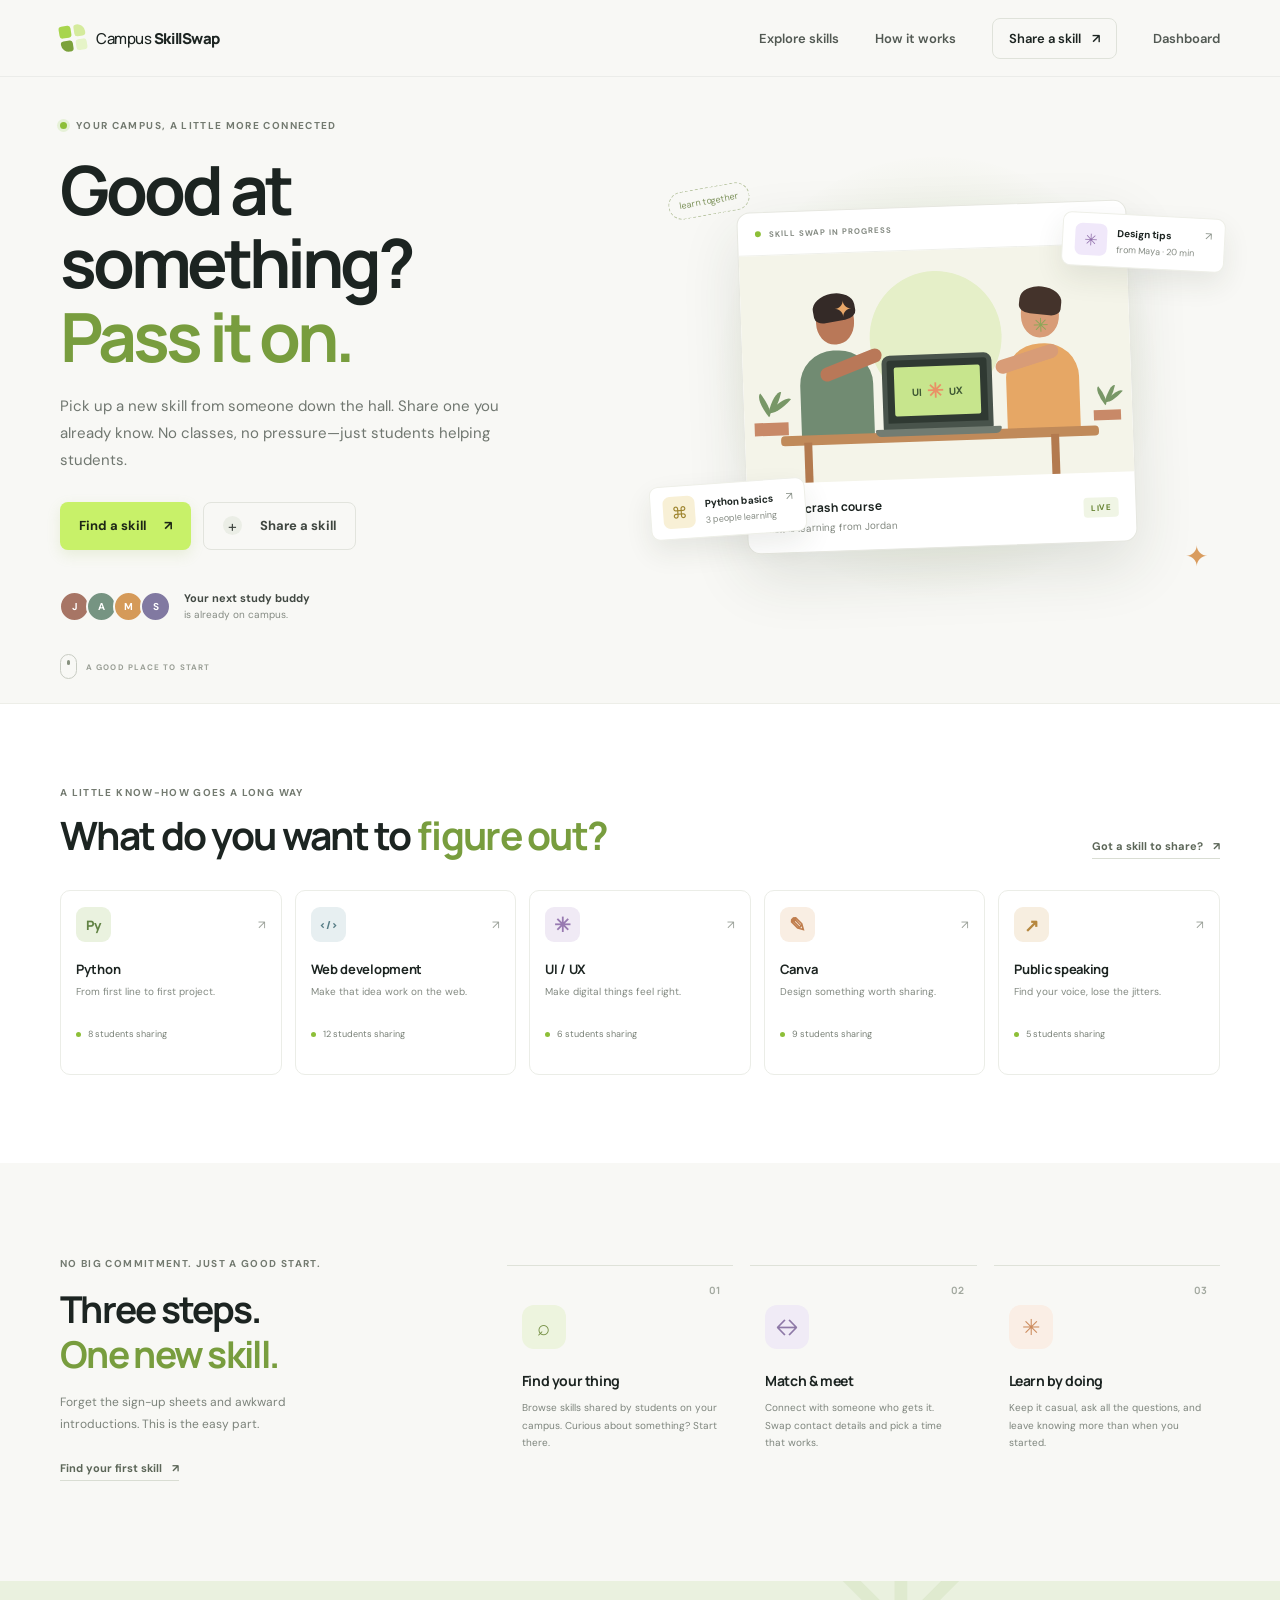
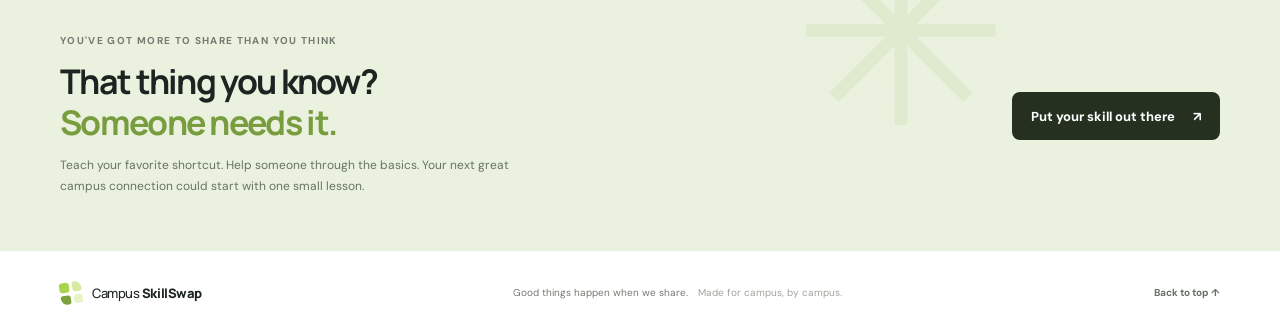
<file: index.html>
<!DOCTYPE html>
<html lang="en">
<head>
    <meta charset="UTF-8">
    <meta name="viewport" content="width=device-width, initial-scale=1.0">
    <meta name="theme-color" content="#f8f8f5">
    <meta name="description" content="Learn something new, share what you know, and meet your people on campus.">
    <title>Campus SkillSwap — Good at something? Pass it on.</title>
    <link rel="preconnect" href="https://fonts.googleapis.com">
    <link rel="preconnect" href="https://fonts.gstatic.com" crossorigin>
    <link href="https://fonts.googleapis.com/css2?family=DM+Sans:wght@400;500;600;700&family=Manrope:wght@400;500;600;700;800&display=swap" rel="stylesheet">
    <link rel="stylesheet" href="style.css">
    <script src="script.js" defer></script>
</head>
<body>
    <header class="site-header">
        <nav class="nav container" aria-label="Main navigation">
            <a class="brand" href="#home" aria-label="Campus SkillSwap home">
                <span class="brand-mark" aria-hidden="true"><span></span><span></span><span></span><span></span></span>
                <span>Campus <strong>SkillSwap</strong></span>
            </a>
            <button class="menu-toggle" type="button" aria-label="Open navigation menu" aria-expanded="false" aria-controls="nav-links">
                <span></span><span></span>
            </button>
            <div class="nav-links" id="nav-links">
                <a href="skills.html">Explore skills</a>
                <a href="#how-it-works">How it works</a>
                <a class="nav-cta" href="share-skill.html">Share a skill <span aria-hidden="true">↗</span></a>
                <a href="dashboard.html">Dashboard</a>
            </div>
        </nav>
    </header>

    <main>
        <section class="hero container" id="home">
            <div class="hero-copy">
                <p class="eyebrow"><span class="live-dot"></span> YOUR CAMPUS, A LITTLE MORE CONNECTED</p>
                <h1>Good at something?<br><span>Pass it on.</span></h1>
                <p class="hero-description">Pick up a new skill from someone down the hall. Share one you already know. No classes, no pressure—just students helping students.</p>
                <div class="hero-actions">
                    <a class="button button-primary" href="skills.html">Find a skill <span aria-hidden="true">↗</span></a>
                    <a class="button button-secondary" href="share-skill.html"><span class="plus-icon" aria-hidden="true">+</span> Share a skill</a>
                </div>
                <div class="community-proof">
                    <div class="avatar-stack" aria-hidden="true">
                        <span class="avatar avatar-one">J</span><span class="avatar avatar-two">A</span><span class="avatar avatar-three">M</span><span class="avatar avatar-four">S</span>
                    </div>
                    <p><strong>Your next study buddy</strong><br>is already on campus.</p>
                </div>
            </div>

            <div class="hero-art" aria-label="Illustration of students exchanging skills">
                <div class="art-glow"></div>
                <div class="floating-note note-top"><span class="note-icon note-purple">✳</span><span><strong>Design tips</strong><small>from Maya · 20 min</small></span><span class="note-arrow">↗</span></div>
                <div class="student-card">
                    <div class="card-topline"><span class="online-status"></span> SKILL SWAP IN PROGRESS</div>
                    <div class="illustration">
                        <div class="sun-shape"></div>
                        <div class="plant plant-left"><i></i><i></i><i></i></div>
                        <div class="plant plant-right"><i></i><i></i><i></i></div>
                        <div class="desk"></div>
                        <div class="laptop"><div class="laptop-screen"><span>UI</span><span>✳</span><span>UX</span></div></div>
                        <div class="person person-left"><div class="hair"></div><div class="head"></div><div class="body"></div><div class="arm"></div></div>
                        <div class="person person-right"><div class="hair"></div><div class="head"></div><div class="body"></div><div class="arm"></div></div>
                        <div class="sparkle sparkle-one">✦</div><div class="sparkle sparkle-two">✳</div>
                    </div>
                    <div class="card-caption"><div><strong>UI / UX crash course</strong><span>Alex is learning from Jordan</span></div><span class="caption-badge">LIVE</span></div>
                </div>
                <div class="floating-note note-bottom"><span class="note-icon note-yellow">⌘</span><span><strong>Python basics</strong><small>3 people learning</small></span><span class="note-arrow">↗</span></div>
                <span class="art-sticker sticker-left">learn together</span>
                <span class="art-sticker sticker-right">✦</span>
            </div>
            <a class="scroll-hint" href="skills.html"><span></span> A GOOD PLACE TO START</a>
        </section>

        <section class="skills-section" id="skills">
            <div class="container">
                <div class="section-heading">
                    <div><p class="eyebrow">A LITTLE KNOW-HOW GOES A LONG WAY</p><h2>What do you want to <span>figure out?</span></h2></div>
                    <a class="text-link" href="share-skill.html">Got a skill to share? <span aria-hidden="true">↗</span></a>
                </div>
                <div class="skill-grid">
                    <article class="skill-card skill-python"><div class="skill-card-top"><span class="skill-icon">Py</span><span class="skill-arrow" aria-hidden="true">↗</span></div><h3>Python</h3><p>From first line to first project.</p><span class="skill-tag"><i></i> 8 students sharing</span></article>
                    <article class="skill-card skill-web"><div class="skill-card-top"><span class="skill-icon">&lt;/&gt;</span><span class="skill-arrow" aria-hidden="true">↗</span></div><h3>Web development</h3><p>Make that idea work on the web.</p><span class="skill-tag"><i></i> 12 students sharing</span></article>
                    <article class="skill-card skill-design"><div class="skill-card-top"><span class="skill-icon">✳</span><span class="skill-arrow" aria-hidden="true">↗</span></div><h3>UI / UX</h3><p>Make digital things feel right.</p><span class="skill-tag"><i></i> 6 students sharing</span></article>
                    <article class="skill-card skill-canva"><div class="skill-card-top"><span class="skill-icon">✎</span><span class="skill-arrow" aria-hidden="true">↗</span></div><h3>Canva</h3><p>Design something worth sharing.</p><span class="skill-tag"><i></i> 9 students sharing</span></article>
                    <article class="skill-card skill-speaking"><div class="skill-card-top"><span class="skill-icon">↗</span><span class="skill-arrow" aria-hidden="true">↗</span></div><h3>Public speaking</h3><p>Find your voice, lose the jitters.</p><span class="skill-tag"><i></i> 5 students sharing</span></article>
                </div>
            </div>
        </section>

        <section class="how-section container" id="how-it-works">
            <div class="how-intro"><p class="eyebrow">NO BIG COMMITMENT. JUST A GOOD START.</p><h2>Three steps.<br><span>One new skill.</span></h2><p>Forget the sign-up sheets and awkward introductions. This is the easy part.</p><a class="text-link" href="#skills">Find your first skill <span aria-hidden="true">↗</span></a></div>
            <div class="steps">
                <article class="step"><span class="step-number">01</span><div class="step-icon step-icon-lime">⌕</div><h3>Find your thing</h3><p>Browse skills shared by students on your campus. Curious about something? Start there.</p></article>
                <article class="step"><span class="step-number">02</span><div class="step-icon step-icon-lilac">↔</div><h3>Match &amp; meet</h3><p>Connect with someone who gets it. Swap contact details and pick a time that works.</p></article>
                <article class="step"><span class="step-number">03</span><div class="step-icon step-icon-peach">✳</div><h3>Learn by doing</h3><p>Keep it casual, ask all the questions, and leave knowing more than when you started.</p></article>
            </div>
        </section>

        <section class="share-section" id="share-skill">
            <div class="share-inner container">
                <div><p class="eyebrow">YOU'VE GOT MORE TO SHARE THAN YOU THINK</p><h2>That thing you know?<br><span>Someone needs it.</span></h2><p>Teach your favorite shortcut. Help someone through the basics. Your next great campus connection could start with one small lesson.</p></div>
                <a class="button button-dark" href="share-skill.html">Put your skill out there <span aria-hidden="true">↗</span></a>
                <span class="share-decoration" aria-hidden="true">✳</span>
            </div>
        </section>
    </main>

    <footer class="site-footer">
        <div class="container footer-inner">
            <a class="brand footer-brand" href="#home"><span class="brand-mark" aria-hidden="true"><span></span><span></span><span></span><span></span></span><span>Campus <strong>SkillSwap</strong></span></a>
            <p>Good things happen when we share. <span>Made for campus, by campus.</span></p>
            <a class="back-to-top" href="#home">Back to top ↑</a>
        </div>
    </footer>

</body>
</html>
</file>
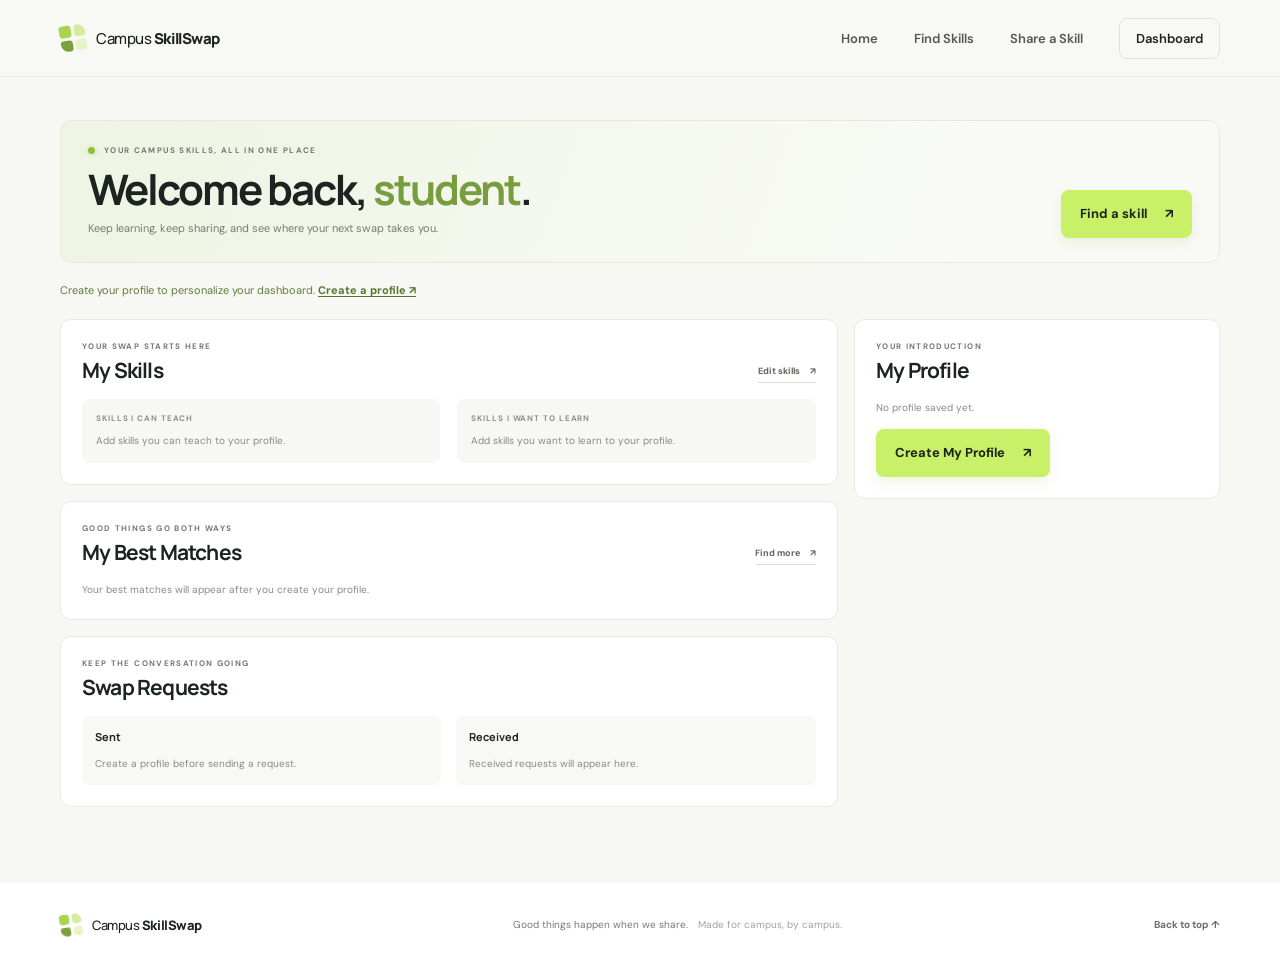
<file: dashboard.html>
<!DOCTYPE html>
<html lang="en">
<head>
    <meta charset="UTF-8">
    <meta name="viewport" content="width=device-width, initial-scale=1.0">
    <meta name="theme-color" content="#f8f8f5">
    <meta name="description" content="Your personal Campus SkillSwap dashboard.">
    <title>My Dashboard — Campus SkillSwap</title>
    <link rel="preconnect" href="https://fonts.googleapis.com">
    <link rel="preconnect" href="https://fonts.gstatic.com" crossorigin>
    <link href="https://fonts.googleapis.com/css2?family=DM+Sans:wght@400;500;600;700&family=Manrope:wght@400;500;600;700;800&display=swap" rel="stylesheet">
    <link rel="stylesheet" href="style.css">
    <script src="script.js" defer></script>
</head>
<body class="dashboard-page">
    <header class="site-header">
        <nav class="nav container" aria-label="Main navigation">
            <a class="brand" href="index.html" aria-label="Campus SkillSwap home">
                <span class="brand-mark" aria-hidden="true"><span></span><span></span><span></span><span></span></span>
                <span>Campus <strong>SkillSwap</strong></span>
            </a>
            <button class="menu-toggle" type="button" aria-label="Open navigation menu" aria-expanded="false" aria-controls="nav-links">
                <span></span><span></span>
            </button>
            <div class="nav-links" id="nav-links">
                <a href="index.html">Home</a>
                <a href="skills.html">Find Skills</a>
                <a href="share-skill.html">Share a Skill</a>
                <a class="nav-cta" href="dashboard.html" aria-current="page">Dashboard</a>
            </div>
        </nav>
    </header>

    <main class="dashboard-main container">
        <section class="dashboard-welcome">
            <div>
                <p class="eyebrow"><span class="live-dot"></span> YOUR CAMPUS SKILLS, ALL IN ONE PLACE</p>
                <h1>Welcome back, <span id="dashboard-student-name">student</span>.</h1>
                <p>Keep learning, keep sharing, and see where your next swap takes you.</p>
            </div>
            <a class="button button-primary" href="skills.html">Find a skill <span aria-hidden="true">↗</span></a>
        </section>

        <p class="dashboard-alert" id="dashboard-alert" role="status" aria-live="polite"></p>

        <div class="dashboard-layout">
            <div class="dashboard-main-column">
                <section class="dashboard-panel" aria-labelledby="my-skills-title">
                    <div class="dashboard-panel-heading">
                        <div><p class="eyebrow">YOUR SWAP STARTS HERE</p><h2 id="my-skills-title">My Skills</h2></div>
                        <a class="text-link" href="share-skill.html?edit=1">Edit skills <span aria-hidden="true">↗</span></a>
                    </div>
                    <div class="my-skills-grid">
                        <div><p class="student-label">Skills I can teach</p><div class="student-skill-list" id="dashboard-teaches"></div></div>
                        <div><p class="student-label">Skills I want to learn</p><div class="student-skill-list" id="dashboard-learns"></div></div>
                    </div>
                </section>

                <section class="dashboard-panel" aria-labelledby="my-matches-title">
                    <div class="dashboard-panel-heading">
                        <div><p class="eyebrow">GOOD THINGS GO BOTH WAYS</p><h2 id="my-matches-title">My Best Matches</h2></div>
                        <a class="text-link" href="skills.html">Find more <span aria-hidden="true">↗</span></a>
                    </div>
                    <div class="dashboard-matches" id="dashboard-matches"></div>
                </section>

                <section class="dashboard-panel" aria-labelledby="swap-requests-title">
                    <div class="dashboard-panel-heading">
                        <div><p class="eyebrow">KEEP THE CONVERSATION GOING</p><h2 id="swap-requests-title">Swap Requests</h2></div>
                    </div>
                    <div class="request-columns">
                        <div class="request-column"><h3>Sent</h3><div class="request-list" id="sent-requests"></div></div>
                        <div class="request-column"><h3>Received</h3><div class="request-list" id="received-requests"></div></div>
                    </div>
                </section>
            </div>

            <aside class="dashboard-panel profile-summary" aria-labelledby="my-profile-title">
                <div class="dashboard-panel-heading">
                    <div><p class="eyebrow">YOUR INTRODUCTION</p><h2 id="my-profile-title">My Profile</h2></div>
                </div>
                <div id="dashboard-profile"></div>
            </aside>
        </div>
    </main>

    <footer class="site-footer">
        <div class="container footer-inner">
            <a class="brand footer-brand" href="index.html"><span class="brand-mark" aria-hidden="true"><span></span><span></span><span></span><span></span></span><span>Campus <strong>SkillSwap</strong></span></a>
            <p>Good things happen when we share. <span>Made for campus, by campus.</span></p>
            <a class="back-to-top" href="#">Back to top ↑</a>
        </div>
    </footer>
</body>
</html>
</file>
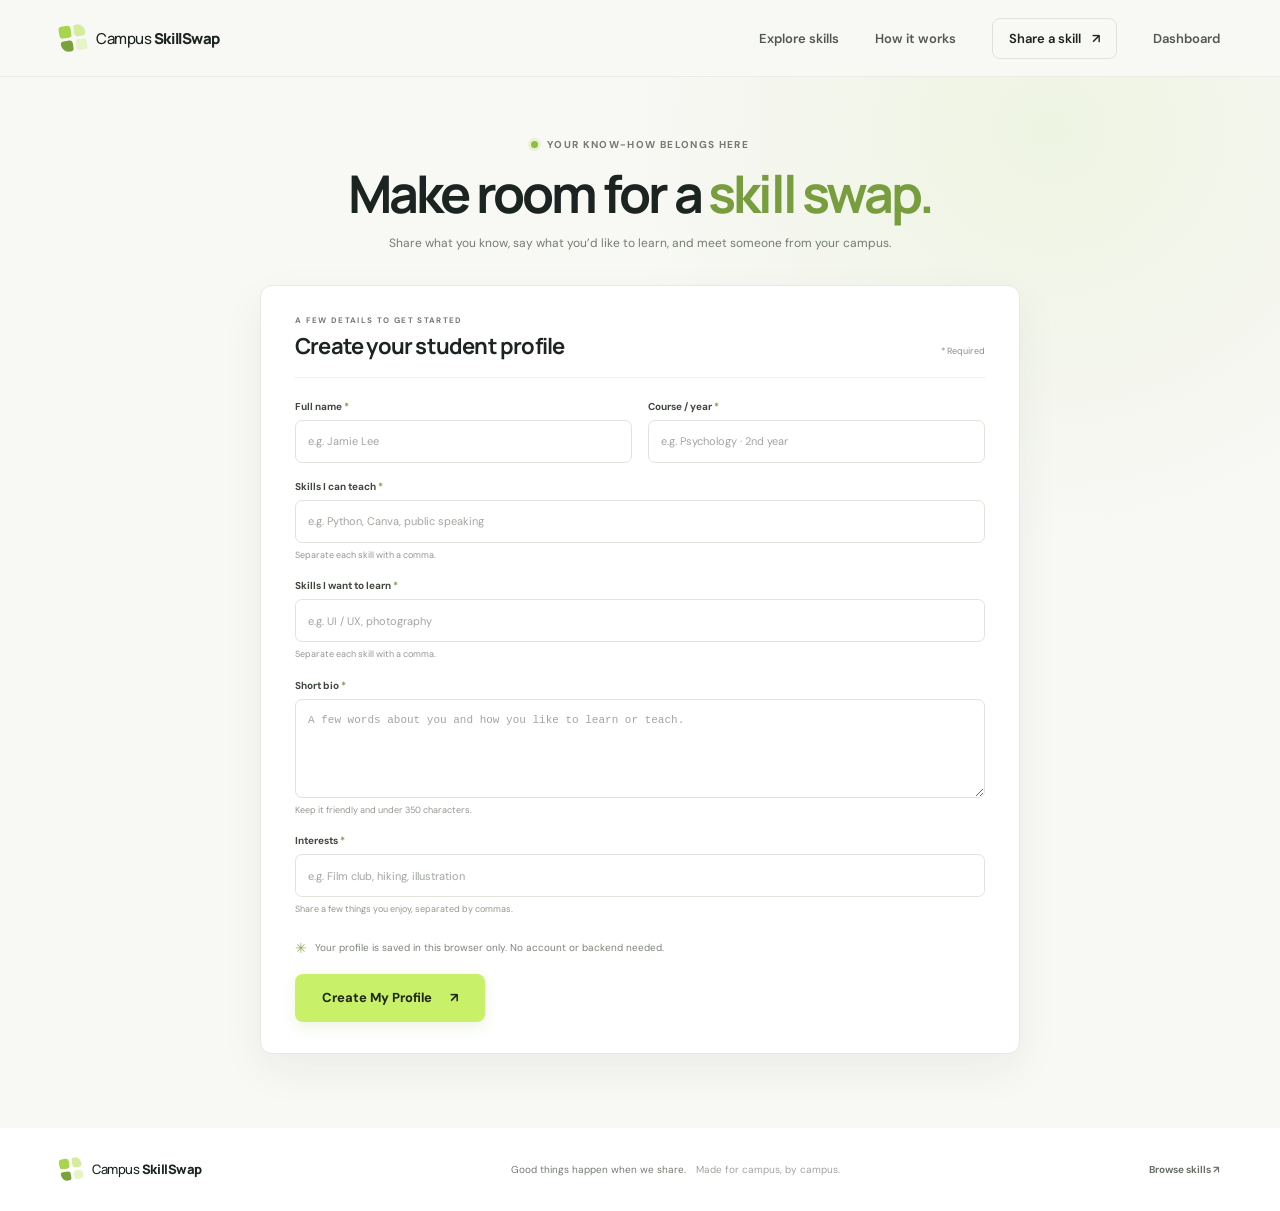
<file: share-skill.html>
<!DOCTYPE html>
<html lang="en">
<head>
    <meta charset="UTF-8">
    <meta name="viewport" content="width=device-width, initial-scale=1.0">
    <meta name="theme-color" content="#f8f8f5">
    <meta name="description" content="Create your Campus SkillSwap profile and share what you know with fellow students.">
    <title>Share a skill — Campus SkillSwap</title>
    <link rel="preconnect" href="https://fonts.googleapis.com">
    <link rel="preconnect" href="https://fonts.gstatic.com" crossorigin>
    <link href="https://fonts.googleapis.com/css2?family=DM+Sans:wght@400;500;600;700&family=Manrope:wght@400;500;600;700;800&display=swap" rel="stylesheet">
    <link rel="stylesheet" href="style.css">
    <script src="script.js" defer></script>
</head>
<body class="share-profile-page">
    <header class="site-header">
        <nav class="nav container" aria-label="Main navigation">
            <a class="brand" href="index.html" aria-label="Campus SkillSwap home">
                <span class="brand-mark" aria-hidden="true"><span></span><span></span><span></span><span></span></span>
                <span>Campus <strong>SkillSwap</strong></span>
            </a>
            <button class="menu-toggle" type="button" aria-label="Open navigation menu" aria-expanded="false" aria-controls="nav-links">
                <span></span><span></span>
            </button>
            <div class="nav-links" id="nav-links">
                <a href="skills.html">Explore skills</a>
                <a href="index.html#how-it-works">How it works</a>
                <a class="nav-cta" href="share-skill.html" aria-current="page">Share a skill <span aria-hidden="true">↗</span></a>
                <a href="dashboard.html">Dashboard</a>
            </div>
        </nav>
    </header>

    <main class="share-profile-main">
        <section class="share-profile-intro container">
            <p class="eyebrow"><span class="live-dot"></span> YOUR KNOW-HOW BELONGS HERE</p>
            <h1>Make room for a <span>skill swap.</span></h1>
            <p>Share what you know, say what you’d like to learn, and meet someone from your campus.</p>
        </section>

        <section class="profile-form-wrap container" aria-labelledby="profile-form-title">
            <form class="profile-form" id="profile-form">
                <div class="profile-form-heading">
                    <div><p class="eyebrow">A FEW DETAILS TO GET STARTED</p><h2 id="profile-form-title">Create your student profile</h2></div>
                    <span class="required-note">* Required</span>
                </div>
                <div class="profile-fields">
                    <div class="profile-field">
                        <label for="full-name">Full name <span>*</span></label>
                        <input id="full-name" name="fullName" type="text" autocomplete="name" placeholder="e.g. Jamie Lee" maxlength="80" required>
                    </div>
                    <div class="profile-field">
                        <label for="course-year">Course / year <span>*</span></label>
                        <input id="course-year" name="courseYear" type="text" placeholder="e.g. Psychology · 2nd year" maxlength="100" required>
                    </div>
                    <div class="profile-field profile-field-wide">
                        <label for="skills-teach">Skills I can teach <span>*</span></label>
                        <input id="skills-teach" name="skillsTeach" type="text" placeholder="e.g. Python, Canva, public speaking" maxlength="180" required>
                        <small>Separate each skill with a comma.</small>
                    </div>
                    <div class="profile-field profile-field-wide">
                        <label for="skills-learn">Skills I want to learn <span>*</span></label>
                        <input id="skills-learn" name="skillsLearn" type="text" placeholder="e.g. UI / UX, photography" maxlength="180" required>
                        <small>Separate each skill with a comma.</small>
                    </div>
                    <div class="profile-field profile-field-wide">
                        <label for="short-bio">Short bio <span>*</span></label>
                        <textarea id="short-bio" name="bio" rows="4" maxlength="350" placeholder="A few words about you and how you like to learn or teach." required></textarea>
                        <small class="character-hint">Keep it friendly and under 350 characters.</small>
                    </div>
                    <div class="profile-field profile-field-wide">
                        <label for="interests">Interests <span>*</span></label>
                        <input id="interests" name="interests" type="text" placeholder="e.g. Film club, hiking, illustration" maxlength="180" required>
                        <small>Share a few things you enjoy, separated by commas.</small>
                    </div>
                </div>
                <p class="storage-note"><span aria-hidden="true">✳</span> Your profile is saved in this browser only. No account or backend needed.</p>
                <button class="button button-primary create-profile-button" type="submit">Create My Profile <span aria-hidden="true">↗</span></button>
                <p class="profile-form-message" id="profile-form-message" role="status" aria-live="polite"></p>
                <a class="profile-browse-link" id="browse-profiles-link" href="skills.html" hidden>Browse the skill directory <span aria-hidden="true">↗</span></a>
            </form>
        </section>
    </main>

    <footer class="site-footer">
        <div class="container footer-inner">
            <a class="brand footer-brand" href="index.html"><span class="brand-mark" aria-hidden="true"><span></span><span></span><span></span><span></span></span><span>Campus <strong>SkillSwap</strong></span></a>
            <p>Good things happen when we share. <span>Made for campus, by campus.</span></p>
            <a class="back-to-top" href="skills.html">Browse skills ↗</a>
        </div>
    </footer>
</body>
</html>
</file>
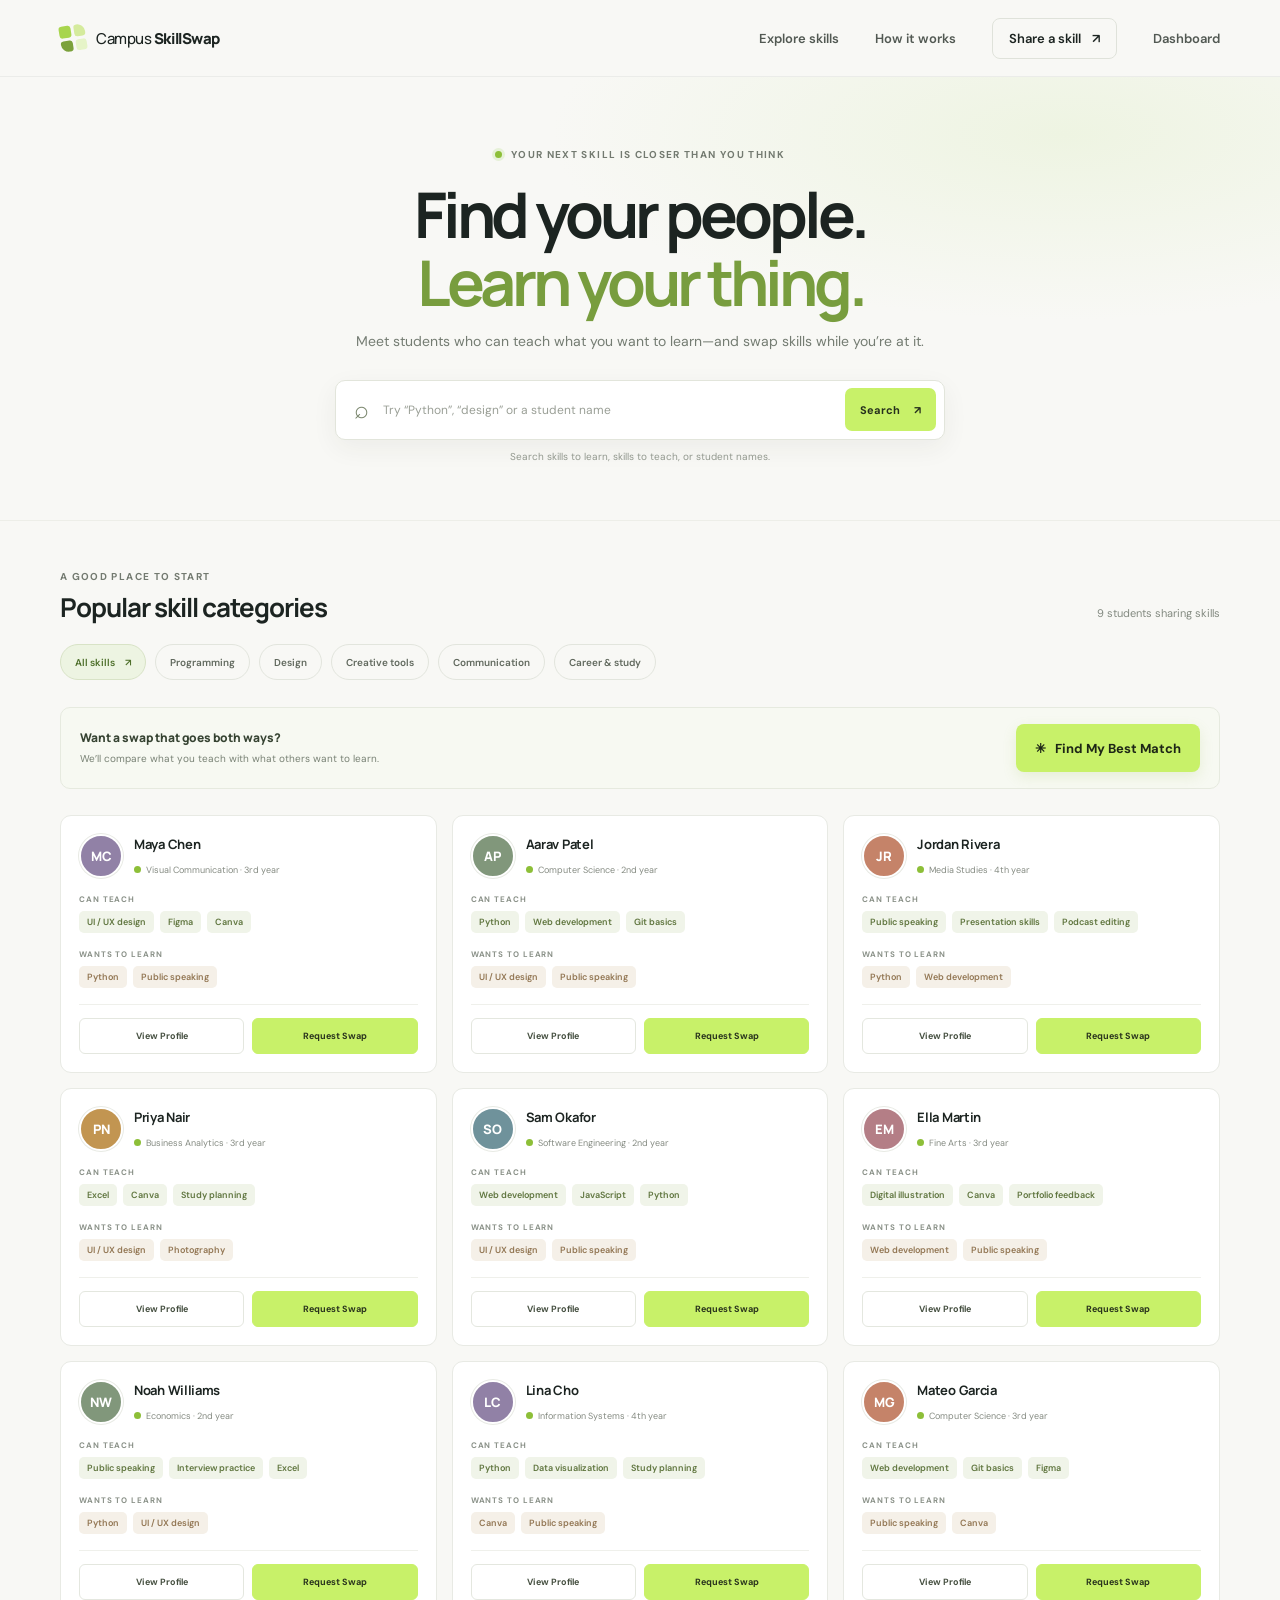
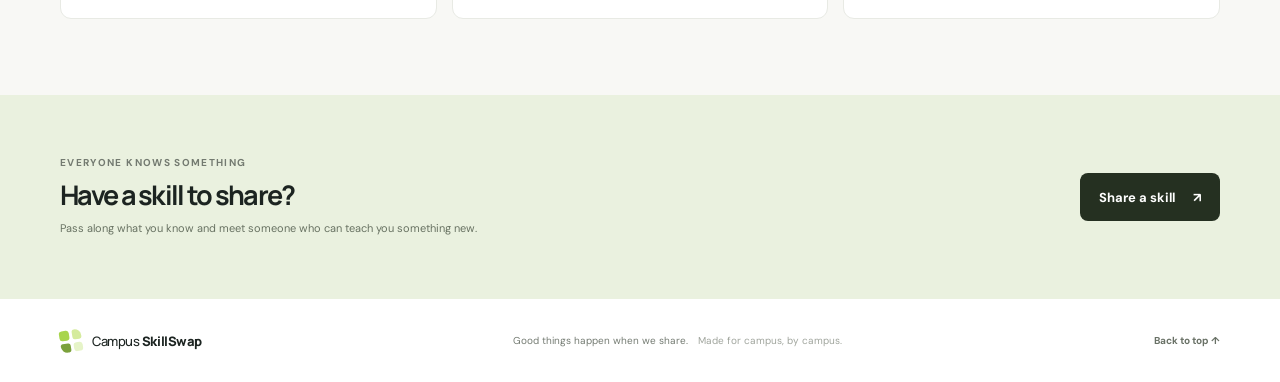
<file: skills.html>
<!DOCTYPE html>
<html lang="en">
<head>
    <meta charset="UTF-8">
    <meta name="viewport" content="width=device-width, initial-scale=1.0">
    <meta name="theme-color" content="#f8f8f5">
    <meta name="description" content="Find students on campus who can teach the skills you want to learn.">
    <title>Find a skill — Campus SkillSwap</title>
    <link rel="preconnect" href="https://fonts.googleapis.com">
    <link rel="preconnect" href="https://fonts.gstatic.com" crossorigin>
    <link href="https://fonts.googleapis.com/css2?family=DM+Sans:wght@400;500;600;700&family=Manrope:wght@400;500;600;700;800&display=swap" rel="stylesheet">
    <link rel="stylesheet" href="style.css">
    <script src="script.js" defer></script>
</head>
<body class="directory-page">
    <header class="site-header">
        <nav class="nav container" aria-label="Main navigation">
            <a class="brand" href="index.html" aria-label="Campus SkillSwap home">
                <span class="brand-mark" aria-hidden="true"><span></span><span></span><span></span><span></span></span>
                <span>Campus <strong>SkillSwap</strong></span>
            </a>
            <button class="menu-toggle" type="button" aria-label="Open navigation menu" aria-expanded="false" aria-controls="nav-links">
                <span></span><span></span>
            </button>
            <div class="nav-links" id="nav-links">
                <a href="skills.html" aria-current="page">Explore skills</a>
                <a href="index.html#how-it-works">How it works</a>
                <a class="nav-cta" href="share-skill.html">Share a skill <span aria-hidden="true">↗</span></a>
                <a href="dashboard.html">Dashboard</a>
            </div>
        </nav>
    </header>

    <main>
        <section class="directory-hero">
            <div class="container directory-hero-inner">
                <p class="eyebrow"><span class="live-dot"></span> YOUR NEXT SKILL IS CLOSER THAN YOU THINK</p>
                <h1>Find your people.<br><span>Learn your thing.</span></h1>
                <p>Meet students who can teach what you want to learn—and swap skills while you’re at it.</p>
                <form class="skill-search" role="search">
                    <label class="search-icon" for="skill-search-input" aria-hidden="true">⌕</label>
                    <input id="skill-search-input" type="search" placeholder="Try “Python”, “design” or a student name" autocomplete="off">
                    <button type="submit">Search <span aria-hidden="true">↗</span></button>
                </form>
                <p class="search-hint">Search skills to learn, skills to teach, or student names.</p>
            </div>
        </section>

        <section class="directory-content container" aria-labelledby="popular-categories-title">
            <div class="directory-section-heading">
                <div>
                    <p class="eyebrow">A GOOD PLACE TO START</p>
                    <h2 id="popular-categories-title">Popular skill categories</h2>
                </div>
                <p class="student-count" id="student-count" aria-live="polite"></p>
            </div>
            <div class="category-list" aria-label="Filter by skill category">
                <button class="category-chip is-active" type="button" data-category="all" aria-pressed="true">All skills <span>↗</span></button>
                <button class="category-chip" type="button" data-category="programming">Programming</button>
                <button class="category-chip" type="button" data-category="design">Design</button>
                <button class="category-chip" type="button" data-category="creative">Creative tools</button>
                <button class="category-chip" type="button" data-category="communication">Communication</button>
                <button class="category-chip" type="button" data-category="career">Career &amp; study</button>
            </div>

            <div class="match-launch-row">
                <div>
                    <p class="match-launch-title">Want a swap that goes both ways?</p>
                    <p class="match-launch-description">We’ll compare what you teach with what others want to learn.</p>
                </div>
                <button class="button button-primary" id="find-matches" type="button"><span aria-hidden="true">✳</span> Find My Best Match</button>
            </div>
            <section class="match-results" id="match-results" aria-labelledby="match-results-title" hidden>
                <div class="match-results-heading">
                    <div>
                        <p class="eyebrow">A LITTLE SKILL SYNERGY</p>
                        <h2 id="match-results-title">Your best matches</h2>
                        <p class="match-results-note" id="match-results-note"></p>
                    </div>
                    <button class="match-close" id="close-matches" type="button" aria-label="Hide match results">×</button>
                </div>
                <div class="match-grid" id="match-grid"></div>
            </section>
            <div class="student-grid" id="student-grid" aria-live="polite"></div>
            <div class="empty-results" id="empty-results" hidden>
                <span aria-hidden="true">⌕</span>
                <h3>No students found just yet</h3>
                <p>Try another skill or choose a different category.</p>
                <button class="text-link" id="clear-search" type="button">Clear filters <span aria-hidden="true">↗</span></button>
            </div>
            <p class="directory-notice" id="directory-notice" role="status" aria-live="polite"></p>
        </section>

        <section class="directory-cta">
            <div class="container directory-cta-inner">
                <div><p class="eyebrow">EVERYONE KNOWS SOMETHING</p><h2>Have a skill to share?</h2><p>Pass along what you know and meet someone who can teach you something new.</p></div>
                <a class="button button-dark" href="share-skill.html">Share a skill <span aria-hidden="true">↗</span></a>
            </div>
        </section>
    </main>

    <footer class="site-footer">
        <div class="container footer-inner">
            <a class="brand footer-brand" href="index.html"><span class="brand-mark" aria-hidden="true"><span></span><span></span><span></span><span></span></span><span>Campus <strong>SkillSwap</strong></span></a>
            <p>Good things happen when we share. <span>Made for campus, by campus.</span></p>
            <a class="back-to-top" href="#">Back to top ↑</a>
        </div>
    </footer>

    <dialog class="profile-dialog" aria-labelledby="profile-name">
        <button class="dialog-close" type="button" aria-label="Close profile">×</button>
        <div class="profile-dialog-content"></div>
    </dialog>
</body>
</html>
</file>
<file: style.css>
:root {
    color-scheme: light;
    --ink: #1c2421;
    --muted: #717772;
    --paper: #f8f8f5;
    --green: #c8f169;
    --line: #e7e8e2;
    --font-body: "DM Sans", sans-serif;
    --font-display: "Manrope", sans-serif;
}

* { box-sizing: border-box; }
html { scroll-behavior: smooth; scroll-padding-top: 88px; }
body { margin: 0; color: var(--ink); background: var(--paper); font-family: var(--font-body); -webkit-font-smoothing: antialiased; }
a { color: inherit; text-decoration: none; }
button, input { font: inherit; }
button, a { -webkit-tap-highlight-color: transparent; }
.container { width: min(1160px, calc(100% - 64px)); margin-inline: auto; }

.site-header { position: sticky; z-index: 10; top: 0; background: rgb(248 248 245 / 92%); backdrop-filter: blur(16px); border-bottom: 1px solid rgb(28 36 33 / 6%); }
.nav { height: 76px; display: flex; align-items: center; justify-content: space-between; }
.brand { display: inline-flex; align-items: center; gap: 10px; font-family: var(--font-display); font-size: 15px; font-weight: 500; letter-spacing: -.45px; }
.brand strong { font-weight: 800; }
.brand-mark { width: 26px; height: 26px; display: grid; grid-template-columns: 1fr 1fr; gap: 3px; transform: rotate(-9deg); }
.brand-mark span { border-radius: 3px; background: #a8d54d; }
.brand-mark span:nth-child(2) { background: #d5eb9d; border-radius: 3px 8px 3px 3px; }
.brand-mark span:nth-child(3) { background: #7ba13b; border-radius: 3px 3px 3px 8px; }
.brand-mark span:nth-child(4) { background: #e6f4c8; }
.nav-links { display: flex; align-items: center; gap: 36px; color: #525953; font-size: 13px; font-weight: 600; }
.nav-links > a:not(.nav-cta):hover, .text-link:hover { color: #557723; }
.nav-cta { padding: 11px 16px; border: 1px solid #dfe2da; border-radius: 8px; color: var(--ink); transition: background .2s, border-color .2s; }
.nav-cta:hover { background: white; border-color: #b9c0b3; }
.nav-cta span { margin-left: 8px; }
.menu-toggle { display: none; }

.hero { min-height: 600px; position: relative; display: grid; grid-template-columns: 1fr 1fr; align-items: center; gap: 28px; padding-top: 42px; padding-bottom: 68px; }
.hero-copy { z-index: 1; padding-bottom: 12px; }
.eyebrow { display: flex; align-items: center; gap: 9px; margin: 0 0 21px; color: #737a70; font-size: 10px; font-weight: 700; letter-spacing: 1.35px; }
.live-dot, .skill-tag i { display: inline-block; width: 7px; height: 7px; border-radius: 50%; background: #8dbf38; box-shadow: 0 0 0 3px #e6f1d7; }
h1, h2, h3, p { margin-top: 0; }
h1, h2, h3 { font-family: var(--font-display); }
h1 { margin-bottom: 20px; font-size: clamp(48px, 5.3vw, 68px); line-height: 1.08; font-weight: 700; letter-spacing: -4px; }
h1 span, .how-intro h2 span, .share-inner h2 span { color: #789d3e; }
.hero-description { max-width: 445px; margin-bottom: 28px; color: #707770; font-size: 15px; line-height: 1.8; }
.hero-actions { display: flex; flex-wrap: wrap; gap: 12px; }
.button { min-height: 48px; display: inline-flex; align-items: center; justify-content: center; gap: 18px; padding: 0 19px; border: 0; border-radius: 8px; cursor: pointer; font-size: 13px; font-weight: 700; transition: transform .2s, background .2s, box-shadow .2s; }
.button:hover { transform: translateY(-2px); }
.button-primary { background: var(--green); color: #1d2616; box-shadow: 0 5px 14px rgb(152 187 77 / 16%); }
.button-primary:hover { background: #bce65d; box-shadow: 0 7px 18px rgb(152 187 77 / 25%); }
.button-secondary { border: 1px solid #e2e4dd; background: transparent; color: #3f4640; }
.button-secondary:hover { background: white; }
.plus-icon { display: grid; width: 19px; height: 19px; place-items: center; border-radius: 50%; background: #ebeee6; font-size: 16px; font-weight: 400; }
.community-proof { display: flex; align-items: center; gap: 13px; margin-top: 40px; }
.avatar-stack { display: flex; padding-left: 3px; }
.avatar { display: grid; width: 31px; height: 31px; place-items: center; margin-left: -4px; border: 2px solid var(--paper); border-radius: 50%; color: #fff; font-size: 10px; font-weight: 700; }
.avatar-one { background: #a77565; }.avatar-two { background: #769482; }.avatar-three { background: #d59a59; }.avatar-four { background: #8179a1; }
.community-proof p { margin: 0; color: #858b83; font-size: 10px; line-height: 1.6; }
.community-proof strong { color: #424943; font-size: 11px; }
.hero-art { position: relative; min-height: 450px; display: grid; place-items: center; }
.art-glow { position: absolute; width: min(440px, 100%); aspect-ratio: 1; border-radius: 50%; background: radial-gradient(circle, #edf3df 0%, #f0f2e9 52%, transparent 72%); }
.student-card { position: relative; z-index: 1; width: min(390px, 86%); overflow: hidden; border: 1px solid #e6e7e0; border-radius: 13px; background: #fff; box-shadow: 0 24px 60px rgb(42 54 30 / 12%); transform: rotate(-2deg); }
.card-topline { height: 43px; display: flex; align-items: center; gap: 8px; padding: 0 17px; border-bottom: 1px solid #eff0eb; color: #848a82; font-size: 8px; font-weight: 700; letter-spacing: 1px; }
.online-status { width: 6px; height: 6px; border-radius: 50%; background: #8dbf38; }
.illustration { position: relative; height: 228px; overflow: hidden; background: #f4f4e9; }
.sun-shape { position: absolute; top: 21px; left: 50%; width: 132px; height: 132px; border-radius: 50%; background: #e5efc8; transform: translateX(-50%); }
.desk { position: absolute; z-index: 3; right: 34px; bottom: 37px; left: 36px; height: 10px; border-radius: 4px; background: #c08a5a; }
.desk::after { position: absolute; top: 7px; left: 23px; width: 8px; height: 47px; background: #b37a4f; box-shadow: 247px 0 #b37a4f; content: ""; }
.laptop { position: absolute; z-index: 4; bottom: 48px; left: 50%; width: 110px; height: 76px; padding: 7px; border: 5px solid #48534b; border-bottom-width: 8px; border-radius: 8px 8px 3px 3px; background: #2f3932; transform: translateX(-50%); }
.laptop::after { position: absolute; right: -13px; bottom: -13px; left: -13px; height: 7px; border-radius: 2px 2px 8px 8px; background: #727c72; content: ""; }
.laptop-screen { height: 100%; display: flex; align-items: center; justify-content: center; gap: 5px; border-radius: 2px; background: #c7e58d; color: #3f5934; font-family: var(--font-display); font-size: 10px; font-weight: 800; }
.laptop-screen span:nth-child(2) { color: #e99166; font-size: 20px; }
.person { position: absolute; z-index: 2; bottom: 40px; width: 80px; height: 155px; }
.person-left { left: 50px; }.person-right { right: 45px; transform: scaleX(-1); }
.head { position: absolute; z-index: 2; top: 13px; left: 25px; width: 38px; height: 45px; border-radius: 45% 45% 48% 48%; background: #b97858; }
.hair { position: absolute; z-index: 3; top: 7px; left: 22px; width: 42px; height: 28px; border-radius: 50% 50% 28% 25%; background: #342a27; transform: rotate(-8deg); }
.person-right .head { background: #d89c77; }.person-right .hair { background: #44332b; }
.body { position: absolute; bottom: 0; left: 7px; width: 73px; height: 91px; border-radius: 34px 34px 7px 7px; background: #718b72; }
.person-right .body { background: #e6a765; }
.arm { position: absolute; z-index: 4; top: 72px; left: 26px; width: 65px; height: 14px; border-radius: 10px; background: #b97858; transform: rotate(-20deg); }
.person-right .arm { background: #d89c77; transform: rotate(16deg); }
.plant { position: absolute; z-index: 2; bottom: 48px; width: 34px; height: 40px; border-bottom: 13px solid #c88968; }
.plant-left { left: 10px; }.plant-right { right: 8px; transform: scale(.8); }
.plant i { position: absolute; bottom: 8px; left: 14px; width: 8px; height: 24px; border-radius: 100% 0 100% 0; background: #789767; transform-origin: bottom; }
.plant i:nth-child(1) { transform: rotate(-37deg); }.plant i:nth-child(2) { transform: rotate(14deg); }.plant i:nth-child(3) { transform: rotate(43deg); }
.sparkle { position: absolute; z-index: 5; color: #e8a769; }.sparkle-one { top: 41px; left: 93px; font-size: 22px; }.sparkle-two { top: 66px; right: 80px; color: #8ba758; font-size: 19px; }
.card-caption { min-height: 69px; display: flex; align-items: center; justify-content: space-between; padding: 12px 17px; }
.card-caption div { display: grid; gap: 5px; }.card-caption strong { font-family: var(--font-display); font-size: 12px; }.card-caption div span { color: #838981; font-size: 10px; }
.caption-badge { padding: 5px 7px; border-radius: 4px; background: #f0f5e5; color: #668332; font-size: 8px; font-weight: 800; letter-spacing: .7px; }
.floating-note { position: absolute; z-index: 2; display: flex; align-items: center; gap: 10px; padding: 10px 12px; border: 1px solid #eeefe8; border-radius: 9px; background: #fff; box-shadow: 0 12px 28px rgb(45 55 38 / 9%); }
.note-top { top: 63px; right: -5px; transform: rotate(3deg); }.note-bottom { bottom: 66px; left: -4px; transform: rotate(-4deg); }
.note-icon { display: grid; width: 32px; height: 32px; place-items: center; border-radius: 7px; font-size: 16px; }.note-purple { background: #f0e8fa; color: #9271ac; }.note-yellow { background: #f8f0d6; color: #9e842e; }
.floating-note > span:nth-child(2) { display: grid; gap: 4px; }.floating-note strong { font-size: 10px; }.floating-note small { color: #858b83; font-size: 9px; }.note-arrow { align-self: flex-start; color: #8a9289; font-size: 11px; }
.art-sticker { position: absolute; z-index: 2; color: #7c915a; }.sticker-left { top: 35px; left: 14px; padding: 7px 10px; border: 1px dashed #bac6a4; border-radius: 20px; font-size: 9px; transform: rotate(-10deg); }.sticker-right { right: 12px; bottom: 27px; color: #d99c5e; font-size: 28px; }
.scroll-hint { position: absolute; bottom: 24px; left: 0; display: flex; align-items: center; gap: 9px; color: #9a9f96; font-size: 8px; font-weight: 700; letter-spacing: 1.1px; }
.scroll-hint span { width: 17px; height: 25px; border: 1px solid #c8ccc3; border-radius: 10px; }.scroll-hint span::after { display: block; width: 3px; height: 5px; margin: 5px auto; border-radius: 2px; background: #87917f; content: ""; }

.skills-section { padding: 82px 0 88px; border-top: 1px solid #edeee8; background: #fff; }
.section-heading { display: flex; align-items: end; justify-content: space-between; gap: 24px; margin-bottom: 31px; }
.section-heading .eyebrow { margin-bottom: 13px; }
h2 { margin-bottom: 0; font-size: clamp(29px, 3.2vw, 39px); line-height: 1.2; letter-spacing: -1.7px; }
.section-heading h2 span { color: #789d3e; }
.text-link { display: inline-flex; align-items: center; gap: 10px; padding-bottom: 5px; border-bottom: 1px solid #d9ddd3; color: #5c6658; font-size: 11px; font-weight: 700; white-space: nowrap; transition: color .2s; }
.skill-grid { display: grid; grid-template-columns: repeat(5, 1fr); gap: 13px; }
.skill-card { min-height: 185px; padding: 16px 15px 14px; border: 1px solid #ebede7; border-radius: 10px; transition: transform .2s, box-shadow .2s, border-color .2s; }
.skill-card:hover { transform: translateY(-4px); border-color: #d8dfca; box-shadow: 0 12px 25px rgb(36 48 25 / 7%); }
.skill-card-top { display: flex; align-items: center; justify-content: space-between; margin-bottom: 18px; }
.skill-icon { display: grid; width: 35px; height: 35px; place-items: center; border-radius: 9px; font-family: var(--font-display); font-size: 13px; font-weight: 800; }
.skill-python .skill-icon { background: #eaf2df; color: #618344; }.skill-web .skill-icon { background: #e7eff1; color: #567c85; font-size: 11px; }.skill-design .skill-icon { background: #f0eaf5; color: #987ab1; font-size: 20px; }.skill-canva .skill-icon { background: #f9eee3; color: #c07e4e; font-size: 20px; }.skill-speaking .skill-icon { background: #f7eee0; color: #b6873e; font-size: 18px; }
.skill-arrow { color: #9ba199; font-size: 12px; transition: color .2s, transform .2s; }.skill-card:hover .skill-arrow { color: #698b36; transform: translate(2px, -2px); }
.skill-card h3 { margin-bottom: 6px; font-size: 13px; letter-spacing: -.3px; }.skill-card p { min-height: 30px; margin-bottom: 14px; color: #828981; font-size: 10px; line-height: 1.5; }
.skill-tag { display: flex; align-items: center; gap: 7px; color: #777f75; font-size: 9px; }.skill-tag i { width: 5px; height: 5px; box-shadow: none; }

.how-section { display: grid; grid-template-columns: .85fr 1.6fr; gap: 68px; padding-top: 94px; padding-bottom: 100px; }
.how-intro .eyebrow { margin-bottom: 17px; }.how-intro h2 { margin-bottom: 16px; font-size: 37px; }.how-intro > p:not(.eyebrow) { max-width: 280px; margin-bottom: 21px; color: #7c837b; font-size: 12px; line-height: 1.8; }
.steps { display: grid; grid-template-columns: repeat(3, 1fr); gap: 17px; padding-top: 8px; }
.step { position: relative; padding: 17px 15px 13px; border-top: 1px solid #dfe2d9; }
.step-number { position: absolute; top: 17px; right: 13px; color: #a2a89f; font-family: var(--font-display); font-size: 10px; font-weight: 700; }
.step-icon { display: grid; width: 44px; height: 44px; margin: 22px 0 22px; place-items: center; border-radius: 12px; font-size: 22px; }
.step-icon-lime { background: #edf4de; color: #748f43; }.step-icon-lilac { background: #f0ebf6; color: #8e79a7; }.step-icon-peach { background: #faeee5; color: #cc8c5e; }
.step h3 { margin-bottom: 9px; font-size: 14px; letter-spacing: -.4px; }.step p { margin: 0; color: #7e857d; font-size: 10px; line-height: 1.75; }

.share-section { overflow: hidden; background: #eaf1df; }
.share-inner { position: relative; min-height: 270px; display: flex; align-items: center; justify-content: space-between; gap: 28px; padding-block: 48px; }
.share-inner > div { max-width: 550px; }.share-inner .eyebrow { margin-bottom: 14px; }.share-inner h2 { margin-bottom: 12px; font-size: 34px; }.share-inner > div > p:last-child { max-width: 485px; margin: 0; color: #687262; font-size: 12px; line-height: 1.8; }
.button-dark { position: relative; z-index: 1; flex-shrink: 0; background: #253021; color: #fff; }.button-dark:hover { background: #35452e; }
.share-decoration { position: absolute; top: -74px; right: 210px; color: rgb(141 177 89 / 12%); font-size: 260px; line-height: 1; }

.site-footer { background: #fff; }.footer-inner { min-height: 83px; display: flex; align-items: center; justify-content: space-between; gap: 20px; }.footer-brand { font-size: 13px; }.footer-brand .brand-mark { width: 22px; height: 22px; }
.footer-inner > p { margin: 0; color: #747b72; font-size: 10px; }.footer-inner > p span { margin-left: 7px; color: #a0a59d; }.back-to-top { color: #697166; font-size: 10px; font-weight: 700; }

.dialog-close { position: absolute; top: 14px; right: 15px; width: 32px; height: 32px; border: 0; border-radius: 50%; background: #f2f3ef; color: #5a6258; cursor: pointer; font-size: 22px; line-height: 1; }

:focus-visible { outline: 3px solid #92b85b; outline-offset: 3px; }
@media (prefers-reduced-motion: reduce) { *, *::before, *::after { scroll-behavior: auto !important; transition-duration: .01ms !important; animation-duration: .01ms !important; animation-iteration-count: 1 !important; } }
@media (max-width: 900px) {
    .container { width: min(100% - 48px, 720px); }
    .hero { min-height: 540px; grid-template-columns: 1fr .9fr; gap: 4px; }
    h1 { font-size: clamp(46px, 7vw, 60px); letter-spacing: -3.5px; }
    .hero-art { min-height: 390px; }.student-card { width: 90%; }.note-top { right: -3px; }.note-bottom { left: -5px; }
    .skill-grid { grid-template-columns: repeat(3, 1fr); }.skill-card { min-height: 170px; }
    .how-section { grid-template-columns: 1fr; gap: 34px; }.steps { gap: 12px; }
}
@media (max-width: 600px) {
    html { scroll-padding-top: 70px; }
    .container { width: calc(100% - 40px); }
    .nav { height: 66px; }.brand { font-size: 14px; }
    .menu-toggle { width: 40px; height: 40px; display: flex; flex-direction: column; align-items: center; justify-content: center; gap: 5px; border: 1px solid #e4e6df; border-radius: 8px; background: transparent; cursor: pointer; }
    .menu-toggle span { width: 16px; height: 1.5px; border-radius: 2px; background: #303930; transition: transform .2s; }
    .menu-toggle[aria-expanded="true"] span:first-child { transform: translateY(3.25px) rotate(45deg); }.menu-toggle[aria-expanded="true"] span:last-child { transform: translateY(-3.25px) rotate(-45deg); }
    .nav-links { position: absolute; top: 65px; right: 0; left: 0; display: none; flex-direction: column; align-items: stretch; gap: 0; padding: 8px 20px 17px; border-bottom: 1px solid var(--line); background: var(--paper); box-shadow: 0 14px 18px rgb(36 48 25 / 5%); }
    .nav-links.is-open { display: flex; }.nav-links > a:not(.nav-cta) { padding: 13px 2px; }.nav-cta { margin-top: 6px; text-align: center; }
    .hero { min-height: initial; grid-template-columns: 1fr; gap: 0; padding-top: 59px; padding-bottom: 67px; }
    .hero-copy { padding-bottom: 0; }.eyebrow { font-size: 9px; letter-spacing: 1px; }
    h1 { margin-bottom: 16px; font-size: clamp(47px, 12vw, 62px); letter-spacing: -3.4px; }
    .hero-description { max-width: 420px; margin-bottom: 22px; font-size: 13px; line-height: 1.75; }
    .button { min-height: 46px; padding-inline: 15px; font-size: 12px; }
    .community-proof { margin-top: 24px; }.hero-art { min-height: 370px; margin-top: 9px; }.student-card { width: min(355px, 85%); }.illustration { height: 205px; }
    .person { transform: scale(.9); transform-origin: bottom; }.person-left { left: 25px; }.person-right { right: 25px; transform: scaleX(-1) scale(.9); }
    .desk::after { box-shadow: 217px 0 #b37a4f; }.note-top { top: 42px; right: -2px; }.note-bottom { bottom: 57px; left: -2px; }.sticker-left { top: 18px; left: 3px; }.sticker-right { right: 5px; bottom: 16px; }.scroll-hint { bottom: 21px; }
    .skills-section { padding: 61px 0 67px; }.section-heading { align-items: start; flex-direction: column; gap: 15px; margin-bottom: 22px; }
    .section-heading .eyebrow { margin-bottom: 11px; }h2 { font-size: 30px; letter-spacing: -1.3px; }.section-heading h2 { max-width: 330px; }
    .skill-grid { grid-template-columns: repeat(2, 1fr); gap: 10px; }.skill-card { min-height: 168px; padding: 13px 12px; }.skill-card-top { margin-bottom: 14px; }
    .skill-card p { min-height: 27px; font-size: 9px; }.skill-tag { font-size: 8px; }
    .how-section { gap: 24px; padding-top: 68px; padding-bottom: 70px; }.how-intro h2 { font-size: 34px; }
    .steps { grid-template-columns: 1fr; gap: 12px; }.step { min-height: 122px; display: grid; grid-template-columns: 52px 1fr; grid-template-rows: auto auto; column-gap: 14px; padding: 15px 5px 8px; }
    .step-number { top: 15px; right: 6px; }.step-icon { width: 44px; height: 44px; grid-row: 1 / span 2; margin: 10px 0 0; }.step h3 { align-self: end; margin: 11px 0 5px; font-size: 13px; }.step p { max-width: 330px; padding-right: 12px; }
    .share-inner { min-height: 315px; align-items: flex-start; flex-direction: column; justify-content: center; gap: 23px; padding-block: 48px; }.share-inner h2 { font-size: 30px; }.share-inner > div > p:last-child { font-size: 11px; }.share-decoration { top: -6px; right: -24px; font-size: 160px; }.button-dark { min-height: 46px; }
    .footer-inner { min-height: 110px; flex-wrap: wrap; justify-content: space-between; gap: 10px; padding-block: 19px; }.footer-inner > p { order: 3; width: 100%; font-size: 9px; }.footer-inner > p span { margin-left: 4px; }.back-to-top { font-size: 9px; }
}

.directory-hero { padding: 71px 0 57px; border-bottom: 1px solid #edeee8; background: radial-gradient(ellipse at 83% 13%, #eef4e2 0, transparent 34%), var(--paper); }
.directory-hero-inner { text-align: center; }
.directory-hero .eyebrow { justify-content: center; margin-bottom: 19px; }
.directory-hero h1 { margin-bottom: 14px; font-size: clamp(45px, 6vw, 63px); }
.directory-hero h1 span { color: #789d3e; }
.directory-hero-inner > p:not(.eyebrow, .search-hint) { margin: 0 auto 26px; color: #747c72; font-size: 14px; line-height: 1.7; }
.skill-search { width: min(610px, 100%); min-height: 60px; display: flex; align-items: center; gap: 12px; margin: 0 auto; padding: 7px 8px 7px 18px; border: 1px solid #e2e5db; border-radius: 10px; background: #fff; box-shadow: 0 8px 26px rgb(44 54 36 / 6%); }
.search-icon { color: #78856b; font-size: 25px; line-height: 1; }
.skill-search input { min-width: 0; flex: 1; border: 0; outline: 0; background: transparent; color: var(--ink); font-size: 12px; }
.skill-search input::placeholder { color: #9a9f96; }
.skill-search button { min-height: 43px; display: inline-flex; align-items: center; gap: 14px; padding: 0 15px; border: 0; border-radius: 7px; background: var(--green); color: #26301d; cursor: pointer; font-size: 11px; font-weight: 700; }
.skill-search button:hover { background: #bce65d; }
.search-hint { margin: 10px 0 0; color: #92988e; font-size: 10px; }
.directory-content { padding-top: 49px; padding-bottom: 76px; }
.directory-section-heading { display: flex; align-items: end; justify-content: space-between; gap: 20px; margin-bottom: 21px; }
.directory-section-heading .eyebrow { margin-bottom: 9px; }.directory-section-heading h2 { font-size: 26px; letter-spacing: -1px; }
.student-count { margin: 0 0 3px; color: #838a80; font-size: 11px; }
.category-list { display: flex; flex-wrap: wrap; gap: 9px; margin-bottom: 27px; }
.category-chip { min-height: 36px; padding: 0 14px; border: 1px solid #e2e5dd; border-radius: 22px; background: transparent; color: #61695e; cursor: pointer; font-size: 10px; font-weight: 600; transition: color .2s, background .2s, border-color .2s; }
.category-chip:hover { border-color: #c9d2b9; background: #fff; }
.category-chip.is-active { border-color: #d8e3c6; background: #edf4e2; color: #4f702c; }
.category-chip span { margin-left: 8px; }
.student-grid { display: grid; grid-template-columns: repeat(3, 1fr); gap: 15px; }
.directory-student-card { min-width: 0; display: flex; flex-direction: column; padding: 18px; border: 1px solid #e8eae4; border-radius: 11px; background: #fff; transition: transform .2s, box-shadow .2s, border-color .2s; }
.directory-student-card:hover { transform: translateY(-3px); border-color: #d8dfca; box-shadow: 0 12px 25px rgb(36 48 25 / 7%); }
.student-card-heading { display: flex; align-items: center; gap: 11px; margin-bottom: 16px; }
.student-avatar { width: 44px; height: 44px; display: grid; flex: 0 0 auto; place-items: center; border: 2px solid #fff; border-radius: 50%; color: #fff; font-family: var(--font-display); font-size: 13px; font-weight: 800; box-shadow: 0 0 0 1px #e8eae4; }
.student-avatar.avatar-sage { background: #81977b; }.student-avatar.avatar-coral { background: #c58369; }.student-avatar.avatar-lilac { background: #9181a6; }.student-avatar.avatar-blue { background: #6f929b; }.student-avatar.avatar-gold { background: #c29551; }.student-avatar.avatar-rose { background: #b47e86; }
.student-heading-copy { min-width: 0; flex: 1; }.student-heading-copy h3 { overflow: hidden; margin: 0 0 4px; font-size: 13px; letter-spacing: -.3px; text-overflow: ellipsis; white-space: nowrap; }
.student-meta { color: #858b82; font-size: 9px; }.student-online { width: 7px; height: 7px; display: inline-block; margin-right: 5px; border-radius: 50%; background: #8dbf38; }
.student-label { margin: 0 0 7px; color: #8a9188; font-size: 8px; font-weight: 700; letter-spacing: .9px; text-transform: uppercase; }
.student-skill-list { display: flex; flex-wrap: wrap; gap: 6px; margin-bottom: 13px; }
.student-skill { padding: 5px 8px; border-radius: 5px; background: #f0f4e9; color: #5f753e; font-size: 9px; font-weight: 600; }
.student-skill.wants { background: #f5f0e8; color: #927653; }
.student-skills-block { min-height: 55px; }.student-skills-block:last-of-type { margin-top: 2px; }
.student-card-actions { display: flex; gap: 8px; margin-top: auto; padding-top: 13px; border-top: 1px solid #eff0eb; }
.student-card-actions button { min-height: 36px; flex: 1; padding: 0 8px; border: 1px solid #e4e7df; border-radius: 6px; background: transparent; color: #465041; cursor: pointer; font-size: 9px; font-weight: 700; transition: background .2s, border-color .2s; }
.student-card-actions button:hover { border-color: #d5dfc5; background: #f6f8f1; }
.student-card-actions .request-swap { border-color: #c8f169; background: #c8f169; color: #29331d; }.student-card-actions .request-swap:hover { background: #bce65d; }
.empty-results { padding: 53px 20px; border: 1px dashed #dfe3d8; border-radius: 11px; text-align: center; }
.empty-results[hidden] { display: none; }.empty-results > span { color: #91a477; font-size: 32px; }.empty-results h3 { margin: 10px 0 7px; font-size: 16px; }.empty-results p { margin-bottom: 15px; color: #7b8378; font-size: 11px; }.empty-results .text-link { padding: 0 0 3px; border: 0; background: transparent; cursor: pointer; }
.directory-notice { min-height: 0; margin: 0; color: #5e773e; font-size: 11px; }.directory-notice:not(:empty) { margin-top: 17px; }
.directory-cta { background: #eaf1df; }.directory-cta-inner { min-height: 204px; display: flex; align-items: center; justify-content: space-between; gap: 24px; padding-block: 37px; }
.directory-cta .eyebrow { margin-bottom: 10px; }.directory-cta h2 { margin-bottom: 8px; font-size: 27px; }.directory-cta p:last-child { max-width: 480px; margin: 0; color: #687262; font-size: 11px; line-height: 1.7; }
.profile-dialog { position: fixed; width: min(450px, calc(100% - 32px)); max-height: min(85vh, 760px); padding: 31px; overflow-y: auto; border: 1px solid #e6e8e0; border-radius: 14px; background: #fff; color: var(--ink); box-shadow: 0 24px 80px rgb(18 30 12 / 22%); }
.profile-dialog::backdrop { background: rgb(27 35 25 / 45%); backdrop-filter: blur(3px); }.profile-dialog .dialog-close { top: 13px; right: 13px; }
.profile-dialog-content .student-card-heading { margin: 3px 36px 18px 0; }.profile-dialog-content .student-avatar { width: 54px; height: 54px; font-size: 16px; }.profile-dialog-content .student-heading-copy h2 { margin-bottom: 5px; font-size: 20px; letter-spacing: -.6px; }
.profile-bio { margin: 0 0 20px; color: #737b71; font-size: 12px; line-height: 1.8; }.profile-dialog-content .student-label { margin-bottom: 9px; }.profile-dialog-content .student-skill-list { margin-bottom: 19px; }
.profile-detail { margin: -3px 0 17px; color: #66705f; font-size: 11px; }
.student-skill.interest { background: #f1f1ee; color: #696f67; }
.profile-dialog-content .button { width: 100%; margin-top: 2px; }.profile-dialog-content .button:disabled { cursor: default; opacity: .72; transform: none; }
.swap-confirmation { margin: 13px 0 0; padding: 11px 12px; border: 1px solid #dce9c9; border-radius: 7px; background: #f2f7e9; color: #55752f; font-size: 11px; line-height: 1.6; }.swap-confirmation[hidden] { display: none; }
.match-launch-row { display: flex; align-items: center; justify-content: space-between; gap: 20px; margin: 0 0 26px; padding: 16px 19px; border: 1px solid #e6eadf; border-radius: 10px; background: #f7f9f2; }
.match-launch-title { margin: 0 0 5px; color: #364332; font-family: var(--font-display); font-size: 12px; font-weight: 800; }
.match-launch-description { margin: 0; color: #788174; font-size: 10px; line-height: 1.6; }
.match-launch-row .button { flex-shrink: 0; gap: 9px; }
.match-results { margin: 0 0 31px; padding: 22px; border: 1px solid #e3e8d9; border-radius: 12px; background: linear-gradient(135deg, #f5f8ed, #fff 70%); scroll-margin-top: 96px; }
.match-results[hidden] { display: none; }
.match-results-heading { display: flex; align-items: flex-start; justify-content: space-between; gap: 16px; margin-bottom: 17px; }
.match-results-heading .eyebrow { margin-bottom: 7px; font-size: 8px; }
.match-results-heading h2 { font-size: 22px; letter-spacing: -.8px; }
.match-results-note { margin: 6px 0 0; color: #798174; font-size: 10px; line-height: 1.6; }
.match-results-note a { color: #5c7c34; font-weight: 700; text-decoration: underline; text-underline-offset: 2px; }
.match-close { width: 30px; height: 30px; flex: 0 0 auto; border: 1px solid #e4e8dc; border-radius: 50%; background: #fff; color: #687164; cursor: pointer; font-size: 19px; }
.match-grid { display: grid; grid-template-columns: repeat(3, minmax(0, 1fr)); gap: 12px; }
.match-card { min-width: 0; display: flex; flex-direction: column; padding: 15px; border: 1px solid #e8eae4; border-radius: 9px; background: #fff; }
.match-card-top { display: flex; align-items: center; justify-content: space-between; margin-bottom: 11px; }
.match-rank { color: #a1a79c; font-family: var(--font-display); font-size: 9px; font-weight: 800; }
.match-score { color: #52752e; font-family: var(--font-display); font-size: 16px; font-weight: 800; letter-spacing: -.5px; }
.match-score small { color: #81897e; font-family: var(--font-body); font-size: 8px; font-weight: 600; letter-spacing: 0; }
.match-card .student-card-heading { margin-bottom: 13px; }.match-card .student-label { margin-bottom: 6px; }
.match-card .student-skill-list { min-height: 26px; margin-bottom: 9px; }
.match-explanation { min-height: 48px; margin: 0 0 12px; color: #747c72; font-size: 9px; line-height: 1.65; }
.match-card .student-card-actions { padding-top: 10px; }.match-card .student-card-actions button { min-height: 34px; }
.match-empty { grid-column: 1 / -1; margin: 0; padding: 15px; border: 1px dashed #dce3d2; border-radius: 8px; color: #707a68; font-size: 11px; line-height: 1.7; }

@media (max-width: 900px) {
    .student-grid { grid-template-columns: repeat(2, 1fr); }
    .match-grid { grid-template-columns: repeat(2, minmax(0, 1fr)); }
}
@media (max-width: 600px) {
    .directory-hero { padding: 54px 0 42px; }.directory-hero .eyebrow { font-size: 8px; }.directory-hero h1 { font-size: clamp(42px, 11vw, 55px); letter-spacing: -3px; }
    .directory-hero-inner > p:not(.eyebrow, .search-hint) { max-width: 360px; font-size: 12px; }.skill-search { min-height: 54px; gap: 8px; padding-left: 12px; }.skill-search input { font-size: 10px; }.skill-search input::placeholder { color: #9a9f96; }.skill-search button { min-height: 39px; gap: 8px; padding-inline: 10px; font-size: 10px; }
    .directory-content { padding-top: 37px; padding-bottom: 57px; }.directory-section-heading { align-items: start; flex-direction: column; gap: 8px; }.directory-section-heading h2 { font-size: 23px; }.category-list { gap: 7px; margin-bottom: 20px; }.category-chip { min-height: 33px; padding-inline: 11px; font-size: 9px; }
    .match-launch-row { align-items: flex-start; flex-direction: column; gap: 13px; padding: 14px; }.match-launch-row .button { width: 100%; }
    .match-results { padding: 16px 13px; }.match-results-heading h2 { font-size: 20px; }.match-grid { grid-template-columns: 1fr; gap: 9px; }.match-card { padding: 14px; }.match-explanation { min-height: 0; }
    .student-grid { grid-template-columns: 1fr; gap: 11px; }.directory-student-card { padding: 15px; }.student-skills-block { min-height: auto; }.student-card-actions { padding-top: 12px; }
    .directory-cta-inner { min-height: 220px; align-items: flex-start; flex-direction: column; justify-content: center; gap: 20px; }.directory-cta h2 { font-size: 25px; }.profile-dialog { max-height: 88vh; padding: 26px 22px; }
}

.share-profile-main { min-height: calc(100vh - 159px); padding-bottom: 74px; background: radial-gradient(ellipse at 82% 5%, #eef4e2 0, transparent 29%), var(--paper); }
.share-profile-intro { padding-top: 61px; padding-bottom: 31px; text-align: center; }
.share-profile-intro .eyebrow { justify-content: center; margin-bottom: 15px; }
.share-profile-intro h1 { margin-bottom: 11px; font-size: clamp(38px, 5vw, 52px); letter-spacing: -2.8px; }
.share-profile-intro h1 span { color: #789d3e; }
.share-profile-intro > p:last-child { margin: 0; color: #747c72; font-size: 12px; line-height: 1.7; }
.profile-form-wrap { max-width: 760px; }
.profile-form { padding: 29px 34px 31px; border: 1px solid #e7e9e2; border-radius: 12px; background: #fff; box-shadow: 0 16px 44px rgb(42 54 30 / 6%); }
.profile-form-heading { display: flex; align-items: end; justify-content: space-between; gap: 20px; margin-bottom: 22px; padding-bottom: 18px; border-bottom: 1px solid #eff0eb; }
.profile-form-heading .eyebrow { margin-bottom: 8px; font-size: 8px; }.profile-form-heading h2 { font-size: 22px; letter-spacing: -.8px; }
.required-note { margin-bottom: 2px; color: #898f85; font-size: 9px; }
.profile-fields { display: grid; grid-template-columns: repeat(2, minmax(0, 1fr)); gap: 17px 16px; }
.profile-field { min-width: 0; display: flex; flex-direction: column; }.profile-field-wide { grid-column: 1 / -1; }
.profile-field label { margin-bottom: 7px; color: #40483e; font-size: 10px; font-weight: 700; }.profile-field label span { color: #7d9b4d; }
.profile-field input, .profile-field textarea { width: 100%; min-height: 43px; padding: 11px 12px; border: 1px solid #e0e4dc; border-radius: 7px; outline: 0; background: #fff; color: var(--ink); font-size: 11px; }
.profile-field textarea { min-height: 98px; resize: vertical; line-height: 1.7; }
.profile-field input:focus, .profile-field textarea:focus { border-color: #8baa5a; box-shadow: 0 0 0 3px #edf4e1; }
.profile-field input::placeholder, .profile-field textarea::placeholder { color: #a1a69f; }
.profile-field small { margin-top: 6px; color: #92988f; font-size: 9px; line-height: 1.5; }
.storage-note { display: flex; align-items: center; gap: 8px; margin: 22px 0 17px; color: #7d8479; font-size: 10px; }.storage-note span { color: #8ba95a; font-size: 14px; }
.create-profile-button { min-width: 190px; }
.profile-form-message { margin: 14px 0 0; color: #55752f; font-size: 11px; line-height: 1.6; }.profile-form-message:empty { display: none; }.profile-form-message.is-error { color: #a54d3c; }
.profile-browse-link { display: inline-flex; align-items: center; gap: 8px; margin-top: 12px; color: #587832; font-size: 11px; font-weight: 700; }.profile-browse-link[hidden] { display: none; }
@media (max-width: 600px) {
    .share-profile-main { padding-bottom: 49px; }
    .share-profile-intro { padding-top: 48px; padding-bottom: 25px; }.share-profile-intro .eyebrow { font-size: 8px; }.share-profile-intro h1 { font-size: clamp(34px, 9vw, 43px); letter-spacing: -2px; }.share-profile-intro > p:last-child { max-width: 340px; margin-inline: auto; font-size: 11px; }
    .profile-form { padding: 23px 19px 25px; }.profile-form-heading { align-items: start; flex-direction: column; gap: 7px; margin-bottom: 19px; }.profile-form-heading h2 { font-size: 20px; }.profile-fields { grid-template-columns: 1fr; gap: 15px; }.profile-field-wide { grid-column: auto; }
    .storage-note { align-items: flex-start; font-size: 9px; }.create-profile-button { width: 100%; }
}

.dashboard-page { background: #f7f8f4; }
.dashboard-main { min-height: calc(100vh - 159px); padding-top: 43px; padding-bottom: 76px; }
.dashboard-welcome { display: flex; align-items: end; justify-content: space-between; gap: 24px; margin-bottom: 28px; padding: 24px 27px; border: 1px solid #e5eadb; border-radius: 12px; background: linear-gradient(110deg, #eef4e3, #f9faf6 78%); }
.dashboard-welcome .eyebrow { margin-bottom: 12px; font-size: 8px; }
.dashboard-welcome h1 { margin-bottom: 8px; font-size: clamp(30px, 4vw, 42px); letter-spacing: -2px; }
.dashboard-welcome h1 span { color: #789d3e; }
.dashboard-welcome p:last-child { margin: 0; color: #757e70; font-size: 11px; line-height: 1.6; }
.dashboard-welcome .button { flex-shrink: 0; }
.dashboard-alert { margin: -9px 0 19px; color: #627a3f; font-size: 11px; line-height: 1.6; }
.dashboard-alert:empty { display: none; }.dashboard-alert a { color: #54772d; font-weight: 700; text-decoration: underline; text-underline-offset: 2px; }
.dashboard-layout { display: grid; grid-template-columns: minmax(0, 1.7fr) minmax(245px, .8fr); align-items: start; gap: 16px; }
.dashboard-main-column { display: grid; gap: 16px; }
.dashboard-panel { min-width: 0; padding: 21px; border: 1px solid #e8eae4; border-radius: 11px; background: #fff; }
.dashboard-panel-heading { display: flex; align-items: end; justify-content: space-between; gap: 16px; margin-bottom: 16px; }
.dashboard-panel-heading .eyebrow { margin-bottom: 7px; font-size: 8px; }
.dashboard-panel-heading h2 { font-size: 21px; letter-spacing: -.8px; }
.dashboard-panel-heading .text-link { font-size: 9px; }
.my-skills-grid { display: grid; grid-template-columns: repeat(2, minmax(0, 1fr)); gap: 17px; }
.my-skills-grid > div { min-width: 0; padding: 14px; border-radius: 8px; background: #f7f8f4; }
.my-skills-grid .student-label { margin-bottom: 9px; }
.my-skills-grid .student-skill-list { margin: 0; }
.dashboard-matches { display: grid; gap: 9px; }
.dashboard-match { min-width: 0; display: flex; align-items: center; gap: 13px; padding: 12px; border: 1px solid #eceee8; border-radius: 8px; }
.dashboard-match > .match-rank { align-self: flex-start; padding-top: 4px; }
.dashboard-match-copy { min-width: 0; flex: 1; }
.dashboard-match-copy h3 { margin: 0 0 3px; font-size: 12px; }
.dashboard-match-copy > p { margin: 0 0 7px; color: #858b82; font-size: 9px; }
.dashboard-match-copy .student-skill-list { margin: 0; }
.dashboard-match-copy .student-skill { font-size: 8px; }
.dashboard-match-score { display: grid; justify-items: end; color: #55772f; font-family: var(--font-display); font-size: 17px; font-weight: 800; }
.dashboard-match-score small { color: #8b9188; font-family: var(--font-body); font-size: 8px; font-weight: 600; }
.dashboard-empty { margin: 0; color: #858c82; font-size: 10px; line-height: 1.7; }
.request-columns { display: grid; grid-template-columns: repeat(2, minmax(0, 1fr)); gap: 15px; }
.request-column { min-width: 0; padding: 13px; border-radius: 8px; background: #f8f9f6; }
.request-column > h3 { margin-bottom: 11px; font-size: 11px; }
.request-list { display: grid; gap: 8px; }
.request-item { display: flex; align-items: flex-start; gap: 9px; padding: 10px; border: 1px solid #e9ece5; border-radius: 7px; background: #fff; }
.request-status { padding: 4px 6px; border-radius: 10px; background: #f0f4e8; color: #6d843f; font-size: 8px; font-weight: 700; text-transform: capitalize; }
.request-item > div { min-width: 0; display: grid; gap: 4px; }.request-item strong { overflow: hidden; font-size: 9px; text-overflow: ellipsis; white-space: nowrap; }.request-item small { color: #92988f; font-size: 8px; }
.profile-summary { position: sticky; top: 96px; }
.dashboard-profile-identity { display: flex; align-items: center; gap: 12px; margin-bottom: 17px; }
.dashboard-profile-identity .student-avatar { width: 48px; height: 48px; }
.dashboard-profile-identity h3 { margin: 0 0 4px; font-size: 13px; }
.dashboard-profile-identity p { margin: 0; color: #858b82; font-size: 9px; line-height: 1.5; }
.dashboard-profile-bio { margin-bottom: 18px; color: #747c72; font-size: 10px; line-height: 1.75; }
.profile-summary .student-label { margin-bottom: 8px; }
.profile-summary .student-skill-list { margin-bottom: 18px; }
.edit-profile-button { width: 100%; min-height: 42px; font-size: 10px; }
.profile-summary > #dashboard-profile > .button { margin-top: 13px; }
@media (max-width: 900px) {
    .dashboard-layout { grid-template-columns: 1fr; }
    .profile-summary { position: static; }
}
@media (max-width: 600px) {
    .dashboard-main { padding-top: 26px; padding-bottom: 52px; }
    .dashboard-welcome { align-items: flex-start; flex-direction: column; gap: 17px; margin-bottom: 22px; padding: 20px; }
    .dashboard-welcome h1 { font-size: 31px; letter-spacing: -1.6px; }.dashboard-welcome > div > p:last-child { font-size: 10px; }
    .dashboard-layout, .dashboard-main-column { gap: 11px; }.dashboard-panel { padding: 16px 14px; }
    .dashboard-panel-heading h2 { font-size: 19px; }.my-skills-grid { grid-template-columns: 1fr; gap: 9px; }.my-skills-grid > div { padding: 12px; }
    .request-columns { grid-template-columns: 1fr; gap: 9px; }.dashboard-match { gap: 9px; padding: 10px; }
    .dashboard-match-score { font-size: 15px; }.dashboard-match-copy .student-skill { padding: 4px 6px; }
}
</file>
